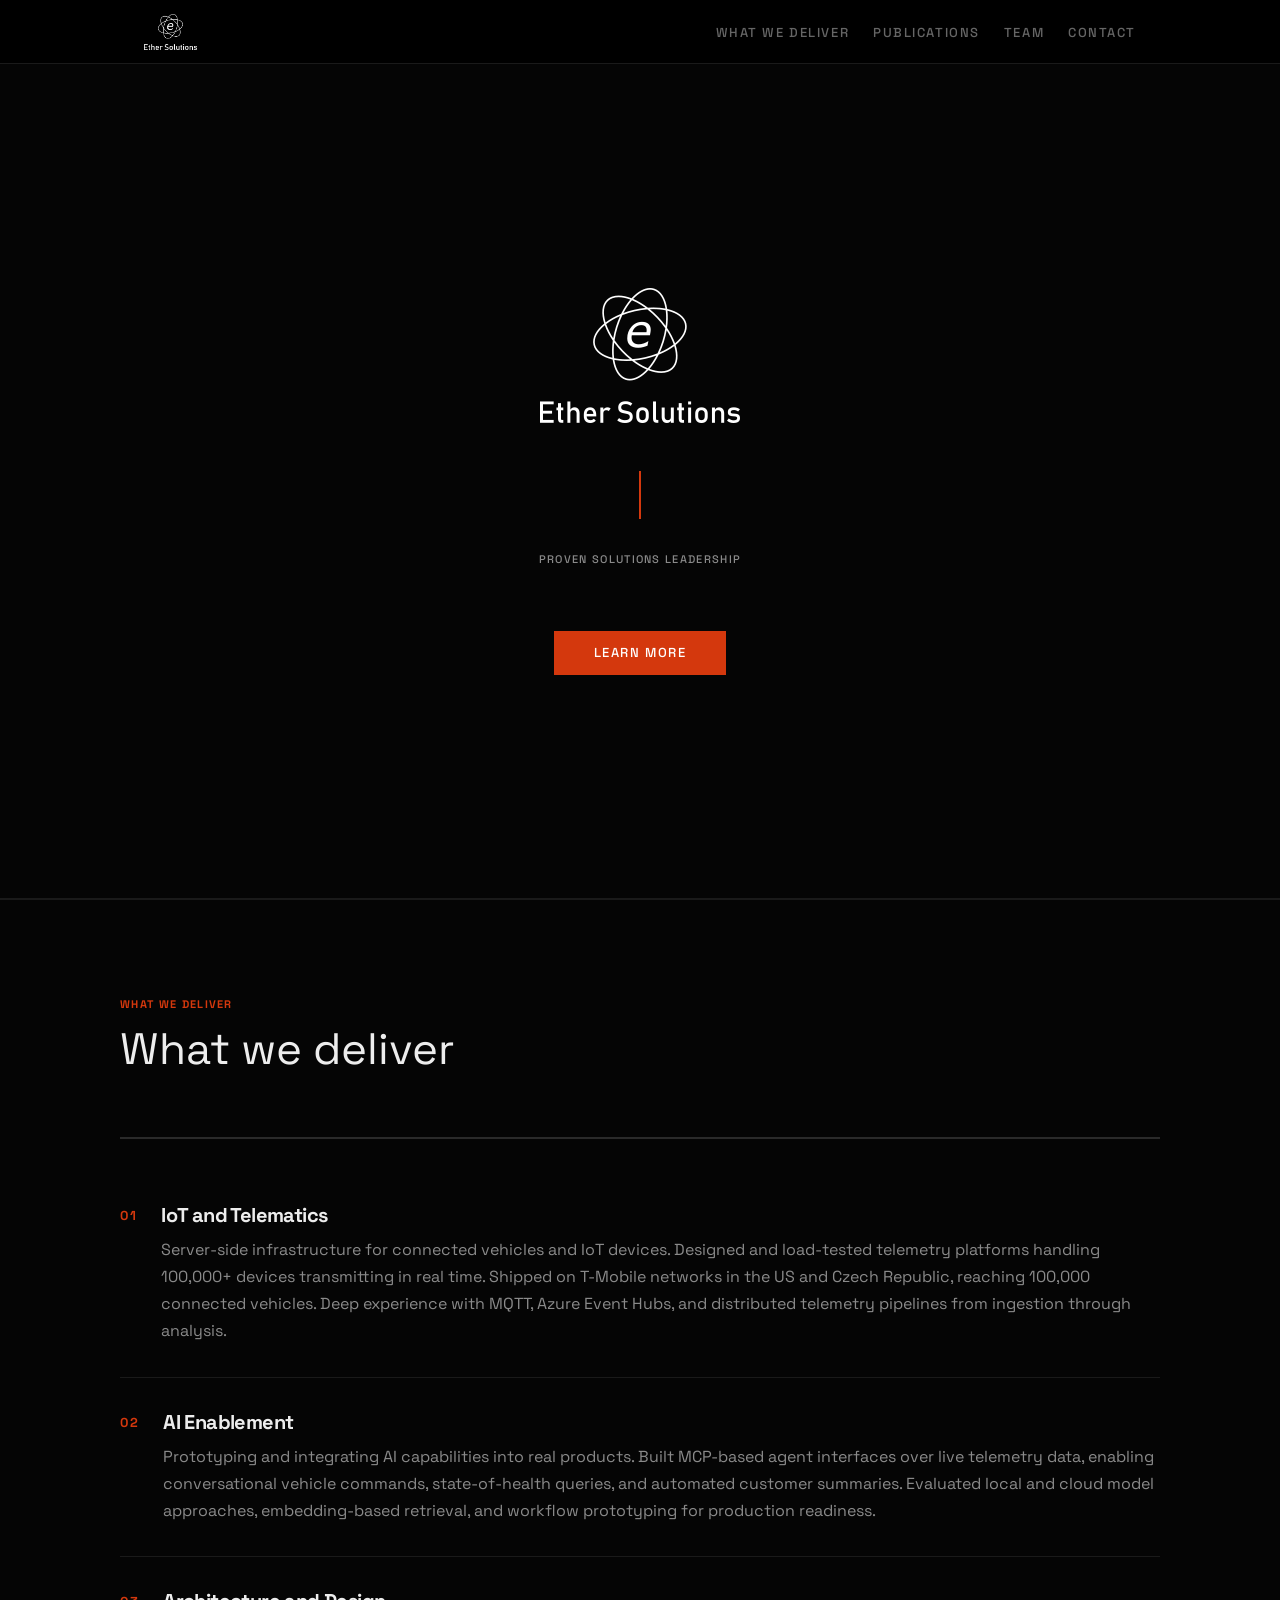
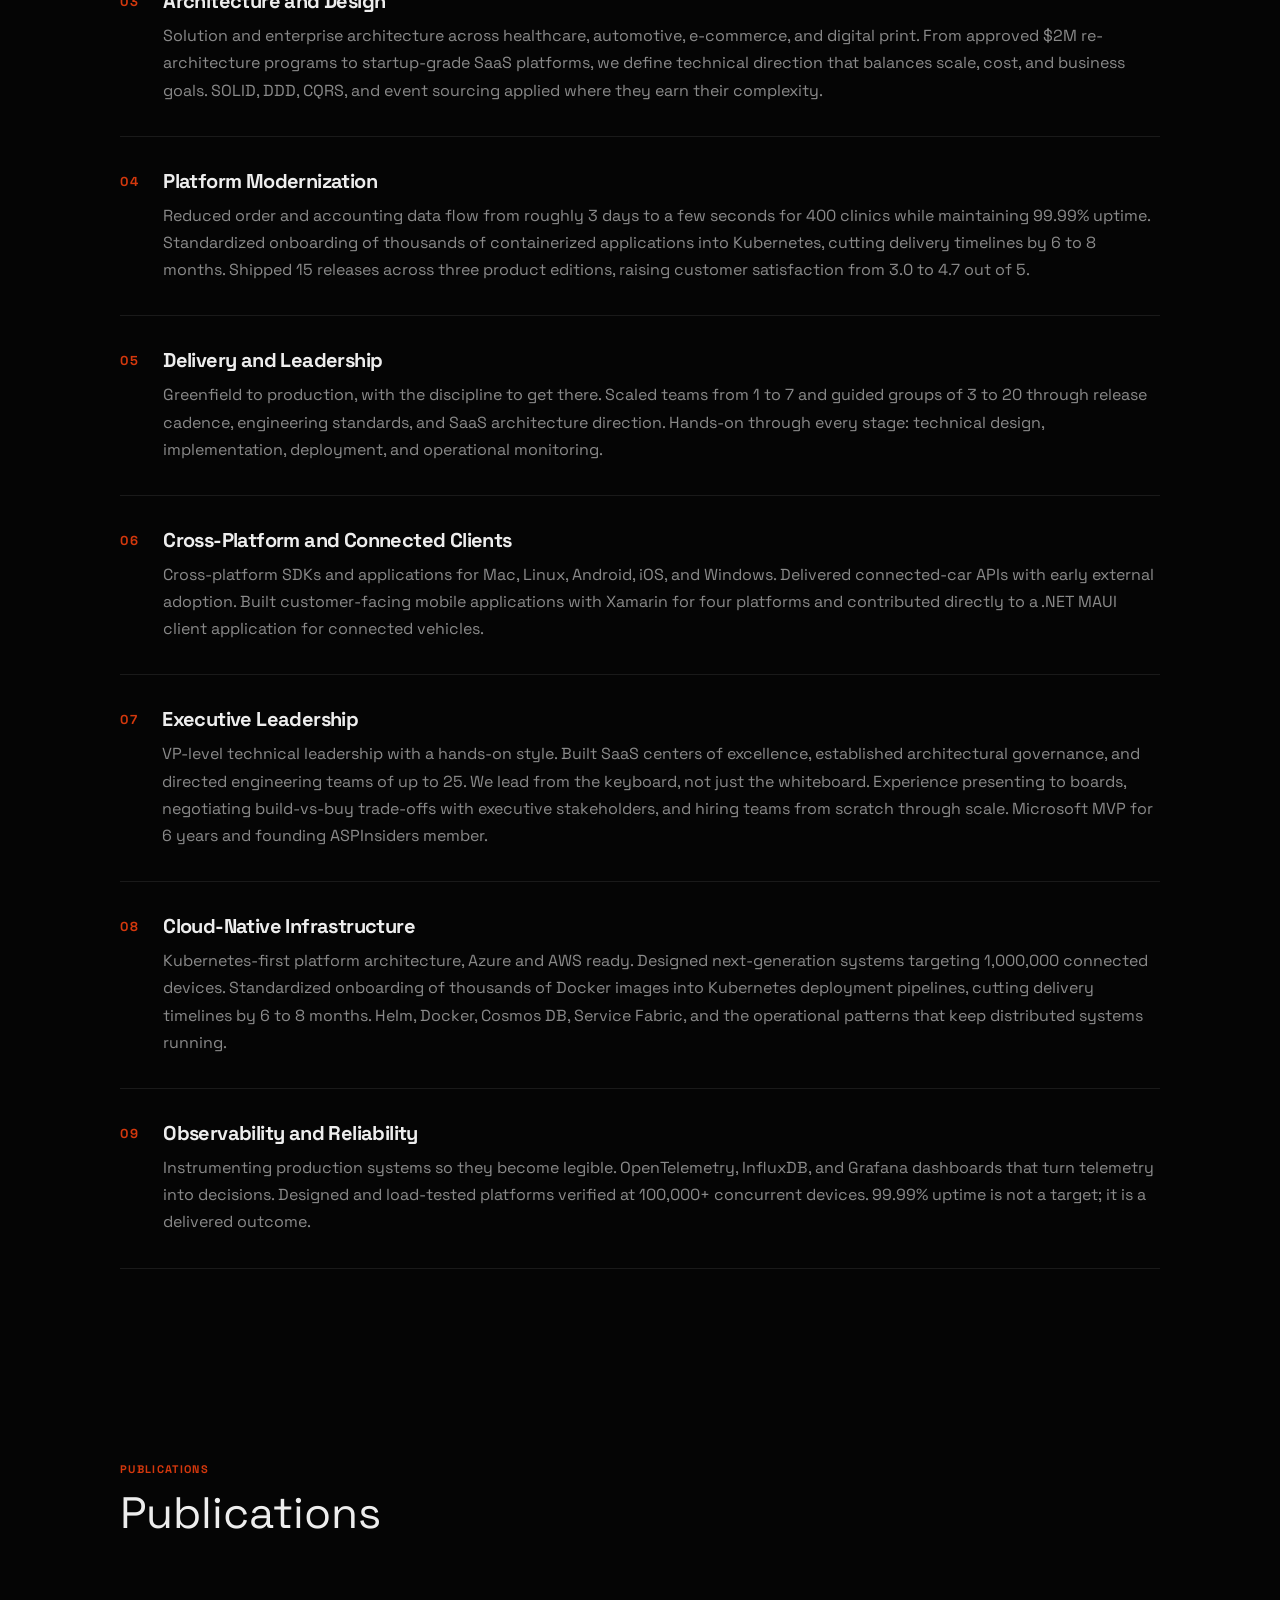
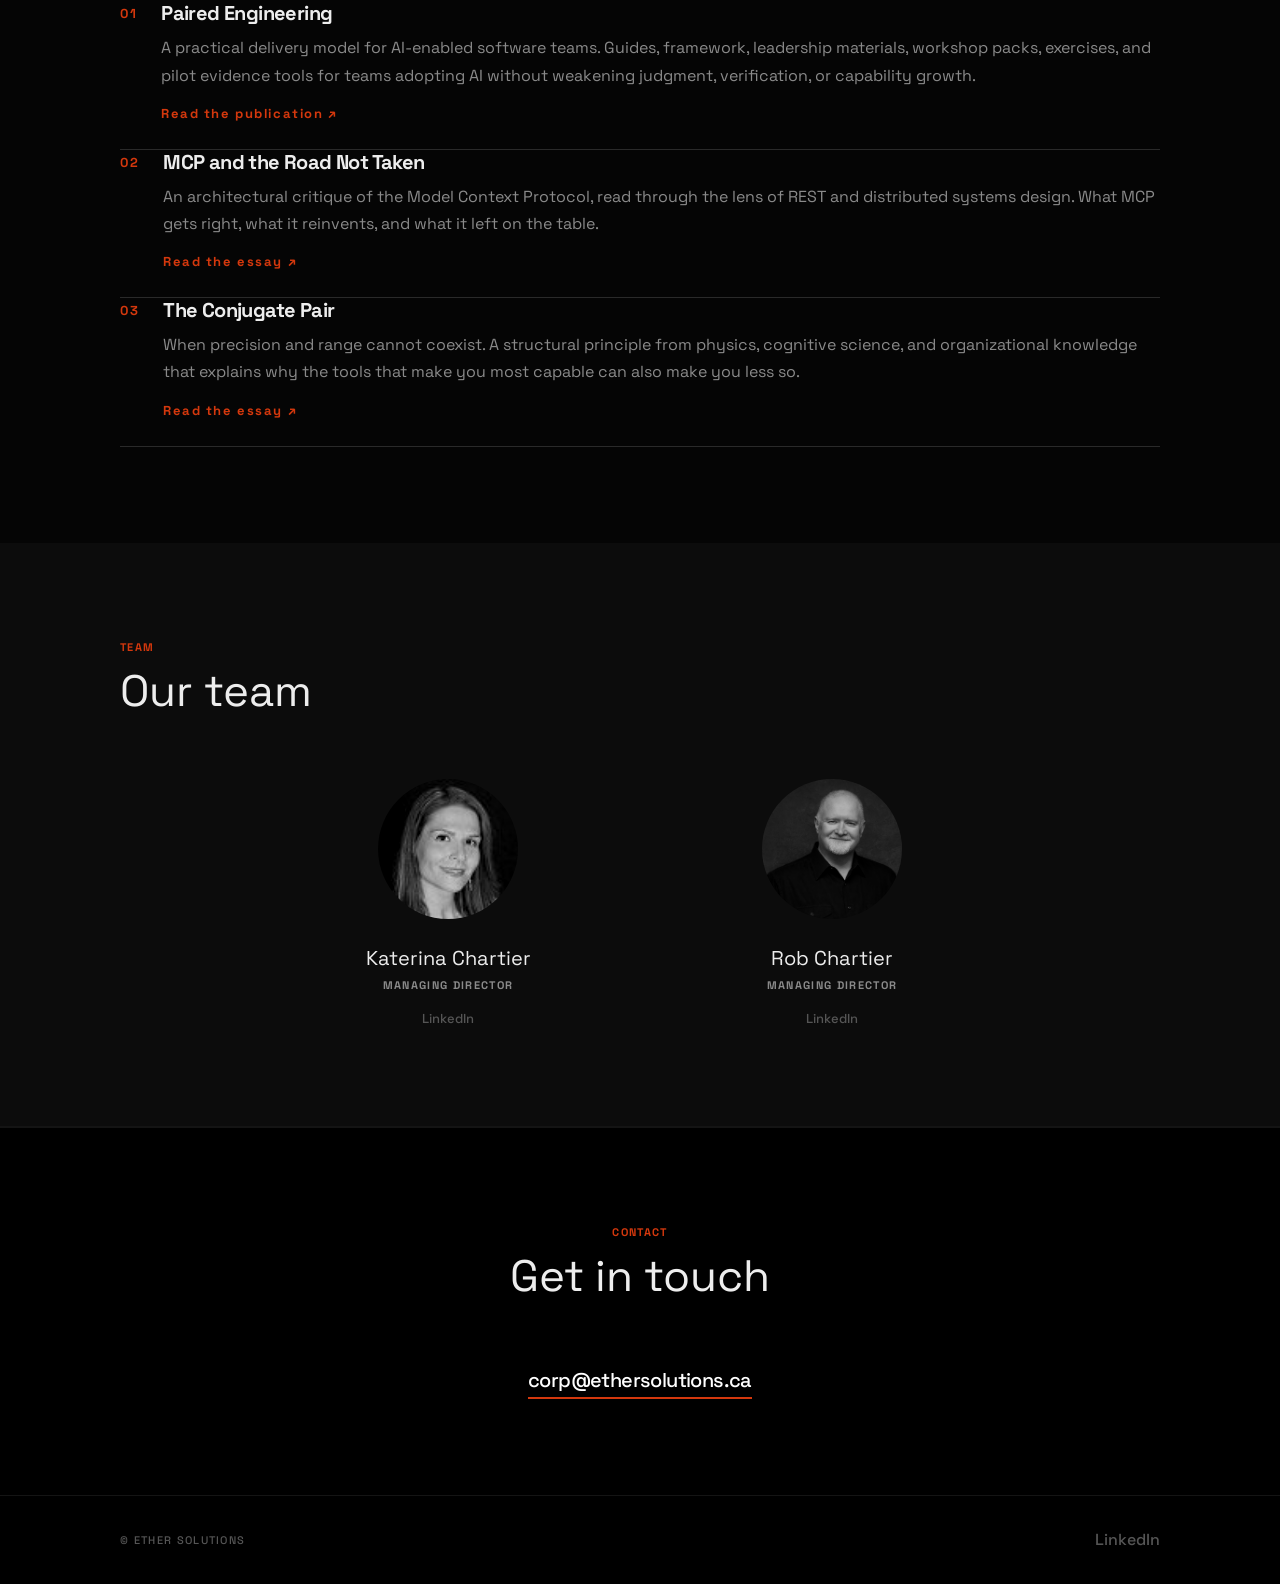
<file: index.html>
<!DOCTYPE html>
<html lang="en">
<head>
  <meta charset="utf-8">
  <meta name="viewport" content="width=device-width, initial-scale=1, shrink-to-fit=no">
  <meta name="description" content="Ether Solutions — Enterprise architecture, effective communication, delivery, leadership, and future-proof design.">
  <title>Ether Solutions</title>

  <!-- Fonts: Space Grotesk body + Instrument Serif display + JetBrains Mono labels -->
  <link rel="preconnect" href="https://fonts.googleapis.com">
  <link rel="preconnect" href="https://fonts.gstatic.com" crossorigin>
  <link href="https://fonts.googleapis.com/css2?family=Instrument+Serif:ital@0;1&family=JetBrains+Mono:wght@400;500&family=Space+Grotesk:wght@300;400;500;600;700&display=swap" rel="stylesheet">

  <!-- Stylesheet -->
  <link href="css/style.css" rel="stylesheet">

  <!-- Favicon -->
  <link rel="icon" href="favicon.ico">
</head>

<body id="page-top">

  <!-- Navigation -->
  <nav class="navbar" id="mainNav">
    <div class="navbar__inner">
      <a class="navbar__brand" href="#page-top">
        <img src="img/Ether Solutions Logo 2020 - Full 200.png" alt="Ether Solutions" width="200">
      </a>
      <button class="navbar__toggle" type="button" aria-label="Toggle navigation" onclick="document.getElementById('navLinks').classList.toggle('open')">
        <span></span>
        <span></span>
        <span></span>
      </button>
      <ul class="navbar__links" id="navLinks">
        <li><a href="#services">What We Deliver</a></li>
        <li><a href="#publications">Publications</a></li>
        <li><a href="#team">Team</a></li>
        <li><a href="#contact">Contact</a></li>
      </ul>
    </div>
  </nav>

  <!-- Hero -->
  <header class="hero" id="hero">
    <img class="hero__logo" src="img/Ether Solutions Logo 2020 - Full 200.png" alt="Ether Solutions">
    <div class="hero__rule"></div>
    <p class="hero__tagline">Proven Solutions Leadership</p>
    <a class="hero__cta" href="#services">Learn More</a>
  </header>

  <!-- Services -->
  <section class="section" id="services">
    <div class="section__inner">
      <div class="section__header">
        <p class="section__label">What We Deliver</p>
        <h2 class="section__heading">What we deliver</h2>
      </div>
      <div class="services-list">

        <div class="service-item">
          <span class="service-item__num">01</span>
          <div>
            <h3 class="service-item__name">IoT and Telematics</h3>
            <p class="service-item__desc">Server-side infrastructure for connected vehicles and IoT devices. Designed and load-tested telemetry platforms handling 100,000+ devices transmitting in real time. Shipped on T-Mobile networks in the US and Czech Republic, reaching 100,000 connected vehicles. Deep experience with MQTT, Azure Event Hubs, and distributed telemetry pipelines from ingestion through analysis.</p>
          </div>
        </div>

        <div class="service-item">
          <span class="service-item__num">02</span>
          <div>
            <h3 class="service-item__name">AI Enablement</h3>
            <p class="service-item__desc">Prototyping and integrating AI capabilities into real products. Built MCP-based agent interfaces over live telemetry data, enabling conversational vehicle commands, state-of-health queries, and automated customer summaries. Evaluated local and cloud model approaches, embedding-based retrieval, and workflow prototyping for production readiness.</p>
          </div>
        </div>

        <div class="service-item">
          <span class="service-item__num">03</span>
          <div>
            <h3 class="service-item__name">Architecture and Design</h3>
            <p class="service-item__desc">Solution and enterprise architecture across healthcare, automotive, e-commerce, and digital print. From approved $2M re-architecture programs to startup-grade SaaS platforms, we define technical direction that balances scale, cost, and business goals. SOLID, DDD, CQRS, and event sourcing applied where they earn their complexity.</p>
          </div>
        </div>

        <div class="service-item">
          <span class="service-item__num">04</span>
          <div>
            <h3 class="service-item__name">Platform Modernization</h3>
            <p class="service-item__desc">Reduced order and accounting data flow from roughly 3 days to a few seconds for 400 clinics while maintaining 99.99% uptime. Standardized onboarding of thousands of containerized applications into Kubernetes, cutting delivery timelines by 6 to 8 months. Shipped 15 releases across three product editions, raising customer satisfaction from 3.0 to 4.7 out of 5.</p>
          </div>
        </div>

        <div class="service-item">
          <span class="service-item__num">05</span>
          <div>
            <h3 class="service-item__name">Delivery and Leadership</h3>
            <p class="service-item__desc">Greenfield to production, with the discipline to get there. Scaled teams from 1 to 7 and guided groups of 3 to 20 through release cadence, engineering standards, and SaaS architecture direction. Hands-on through every stage: technical design, implementation, deployment, and operational monitoring.</p>
          </div>
        </div>

        <div class="service-item">
          <span class="service-item__num">06</span>
          <div>
            <h3 class="service-item__name">Cross-Platform and Connected Clients</h3>
            <p class="service-item__desc">Cross-platform SDKs and applications for Mac, Linux, Android, iOS, and Windows. Delivered connected-car APIs with early external adoption. Built customer-facing mobile applications with Xamarin for four platforms and contributed directly to a .NET MAUI client application for connected vehicles.</p>
          </div>
        </div>

        <div class="service-item">
          <span class="service-item__num">07</span>
          <div>
            <h3 class="service-item__name">Executive Leadership</h3>
            <p class="service-item__desc">VP-level technical leadership with a hands-on style. Built SaaS centers of excellence, established architectural governance, and directed engineering teams of up to 25. We lead from the keyboard, not just the whiteboard. Experience presenting to boards, negotiating build-vs-buy trade-offs with executive stakeholders, and hiring teams from scratch through scale. Microsoft MVP for 6 years and founding ASPInsiders member.</p>
          </div>
        </div>

        <div class="service-item">
          <span class="service-item__num">08</span>
          <div>
            <h3 class="service-item__name">Cloud-Native Infrastructure</h3>
            <p class="service-item__desc">Kubernetes-first platform architecture, Azure and AWS ready. Designed next-generation systems targeting 1,000,000 connected devices. Standardized onboarding of thousands of Docker images into Kubernetes deployment pipelines, cutting delivery timelines by 6 to 8 months. Helm, Docker, Cosmos DB, Service Fabric, and the operational patterns that keep distributed systems running.</p>
          </div>
        </div>

        <div class="service-item">
          <span class="service-item__num">09</span>
          <div>
            <h3 class="service-item__name">Observability and Reliability</h3>
            <p class="service-item__desc">Instrumenting production systems so they become legible. OpenTelemetry, InfluxDB, and Grafana dashboards that turn telemetry into decisions. Designed and load-tested platforms verified at 100,000+ concurrent devices. 99.99% uptime is not a target; it is a delivered outcome.</p>
          </div>
        </div>

      </div>
    </div>
  </section>

  <!-- Publications -->
  <section class="section" id="publications">
    <div class="section__inner">
      <div class="section__header">
        <p class="section__label">Publications</p>
        <h2 class="section__heading">Publications</h2>
      </div>
      <div class="publications-list">

        <div class="publication-item">
          <span class="publication-item__num">01</span>
          <div>
            <h3 class="publication-item__name">Paired Engineering</h3>
            <p class="publication-item__desc">A practical delivery model for AI-enabled software teams. Guides, framework, leadership materials, workshop packs, exercises, and pilot evidence tools for teams adopting AI without weakening judgment, verification, or capability growth.</p>
            <a class="publication-item__link" href="https://ethersolutions.ca/paired-engineering/" target="_blank" rel="noopener">Read the publication<span aria-hidden="true"> &#8599;</span></a>
          </div>
        </div>

        <div class="publication-item">
          <span class="publication-item__num">02</span>
          <div>
            <h3 class="publication-item__name">MCP and the Road Not Taken</h3>
            <p class="publication-item__desc">An architectural critique of the Model Context Protocol, read through the lens of REST and distributed systems design. What MCP gets right, what it reinvents, and what it left on the table.</p>
            <a class="publication-item__link" href="https://ethersolutions.ca/mcp-and-the-road-not-taken/" target="_blank" rel="noopener">Read the essay<span aria-hidden="true"> &#8599;</span></a>
          </div>
        </div>
        <div class="publication-item">
          <span class="publication-item__num">03</span>
          <div>
            <h3 class="publication-item__name">The Conjugate Pair</h3>
            <p class="publication-item__desc">When precision and range cannot coexist. A structural principle from physics, cognitive science, and organizational knowledge that explains why the tools that make you most capable can also make you less so.</p>
            <a class="publication-item__link" href="https://ethersolutions.ca/conjugate-pair/" target="_blank" rel="noopener">Read the essay<span aria-hidden="true"> &#8599;</span></a>
          </div>
        </div>

      </div>
    </div>
  </section>

  <!-- Team -->
  <section class="section section--alt" id="team">
    <div class="section__inner">
      <div class="section__header">
        <p class="section__label">Team</p>
        <h2 class="section__heading">Our team</h2>
      </div>
      <div class="team-grid">

        <div class="team-member">
          <img class="team-member__photo" src="img/KaterinaChartier.jpg" alt="Katerina Chartier">
          <h4 class="team-member__name">Katerina Chartier</h4>
          <p class="team-member__role">Managing Director</p>
          <p class="team-member__social">
            <a href="https://www.linkedin.com/in/katerina-chartier-22825b97/" target="_blank" rel="noopener">LinkedIn</a>
          </p>
        </div>

        <div class="team-member">
          <img class="team-member__photo" src="img/Robs Professional Photo with Black Shirt.png" alt="Rob Chartier">
          <h4 class="team-member__name">Rob Chartier</h4>
          <p class="team-member__role">Managing Director</p>
          <p class="team-member__social">
            <a href="https://www.linkedin.com/in/rob-chartier/" target="_blank" rel="noopener">LinkedIn</a>
          </p>
        </div>

      </div>
    </div>
  </section>

  <!-- Contact -->
  <section class="section section--dark" id="contact">
    <div class="section__inner text-center">
      <div class="section__header">
        <p class="section__label">Contact</p>
        <h2 class="section__heading">Get in touch</h2>
      </div>
      <a class="contact-link" href="mailto:corp@ethersolutions.ca?subject=Ether+Solutions">corp@ethersolutions.ca</a>
    </div>
  </section>

  <!-- Footer -->
  <footer class="footer">
    <div class="footer__inner">
      <p class="footer__copy">&copy; Ether Solutions</p>
      <div class="footer__social">
        <a href="https://www.linkedin.com/in/rob-chartier/" target="_blank" rel="noopener">LinkedIn</a>
      </div>
    </div>
  </footer>

  <!-- Minimal JS: smooth scroll + mobile nav close -->
  <script>
    document.querySelectorAll('a[href^="#"]').forEach(function(anchor) {
      anchor.addEventListener('click', function(e) {
        e.preventDefault();
        var target = document.querySelector(this.getAttribute('href'));
        if (target) {
          target.scrollIntoView({ behavior: 'smooth' });
        }
        var navLinks = document.getElementById('navLinks');
        if (navLinks) navLinks.classList.remove('open');
      });
    });
  </script>

</body>
</html>
</file>
<file: css/style.css>
/* ============================================================
   Ether Solutions · Compiled Stylesheet
   
   Design language: Pentagram Dark
   Inspired by styles 01 (Pentagram/Bierut) + 10 (Müller-Brockmann)
   Dark editorial authority. Black + vermillion. Zero radius. Zero gradients.
   
   Imports design language tokens + components.
   Google Fonts loaded here since this is a static GitHub Pages site
   with no build pipeline.
   ============================================================ */

/* --- Font Loading --- */
@import url('https://fonts.googleapis.com/css2?family=Space+Grotesk:wght@300;400;500;600;700&family=JetBrains+Mono:wght@400;500&display=swap');

/* --- Design Language: Tokens --- */

:root {
  /* Ink & Paper (dark mode) */
  --color-bg:          #050505;
  --color-bg-alt:      #0C0C0C;
  --color-ink:         #EDEDED;
  --color-ink-muted:   #8A8A8A;
  --color-ink-light:   #555555;
  
  /* Accent: vermillion red */
  --color-accent:       #D4380D;
  --color-accent-hover: #E84D23;
  --color-accent-light: #3A1A0E;
  
  /* Structural */
  --color-nav:          #000000;
  --color-nav-border:   #1A1A1A;
  --color-nav-text:     #666666;
  --color-nav-text-hover: #FFFFFF;
  --color-border:       #1A1A1A;
  --color-rule:         #2A2A2A;
  
  /* Semantic */
  --color-link:         #D4380D;
  --color-link-hover:   #E84D23;
  --color-selection:    #D4380D;
  --color-selection-bg: #3A1A0E;
  
  /* Dark section */
  --color-dark-bg:      #000000;
  --color-dark-text:    #EDEDED;
  --color-dark-muted:   #555555;
  --color-dark-border:  #141414;
  
  /* Typography */
  --font-display:  'Space Grotesk', -apple-system, BlinkMacSystemFont, 'Segoe UI', sans-serif;
  --font-body:     'Space Grotesk', -apple-system, BlinkMacSystemFont, 'Segoe UI', sans-serif;
  --font-mono:     'JetBrains Mono', 'SF Mono', 'Fira Code', monospace;
  
  /* Scale */
  --text-xs:     0.6875rem;
  --text-sm:     0.8125rem;
  --text-base:   1rem;
  --text-lg:     1.125rem;
  --text-xl:     1.25rem;
  --text-2xl:    1.5625rem;
  --text-3xl:    2rem;
  --text-4xl:    2.75rem;
  --text-5xl:    3.75rem;
  --text-hero:   5.5rem;
  
  /* Weights */
  --weight-light:    300;
  --weight-regular:  400;
  --weight-medium:   500;
  --weight-bold:     700;
  
  /* Leading */
  --leading-tight:   1.1;
  --leading-snug:    1.25;
  --leading-normal:  1.5;
  --leading-relaxed: 1.7;
  
  /* Tracking */
  --tracking-tight:  -0.03em;
  --tracking-normal:  0;
  --tracking-wide:    0.04em;
  --tracking-wider:   0.12em;
  --tracking-mono:    0.06em;
  
  /* Spacing */
  --space-1:  4px;
  --space-2:  8px;
  --space-3:  12px;
  --space-4:  16px;
  --space-5:  20px;
  --space-6:  24px;
  --space-8:  32px;
  --space-10: 40px;
  --space-12: 48px;
  --space-16: 64px;
  --space-24: 96px;
  --space-32: 128px;
  --space-48: 192px;
  
  --section-py:        var(--space-24);
  --section-py-mobile: var(--space-16);
  
  --content-max:    1040px;
  --content-narrow: 680px;
  --content-wide:   1400px;
  
  --radius-sm: 0px;
  --radius-md: 0px;
  --radius-lg: 0px;
  
  --shadow-subtle: none;
  --shadow-card:   0 2px 0 0 rgba(255,255,255,0.06);
  --shadow-hover:  0 4px 0 0 rgba(255,255,255,0.1);
  
  --transition-fast:  100ms ease;
  --transition-base: 200ms ease;
  --transition-slow: 300ms ease;
  
  --navbar-height: 64px;
}

/* --- Components --- */

*, *::before, *::after {
  box-sizing: border-box;
  margin: 0;
  padding: 0;
}

html {
  scroll-behavior: smooth;
  -webkit-font-smoothing: antialiased;
  -moz-osx-font-smoothing: grayscale;
  text-rendering: optimizeLegibility;
}

body {
  font-family: var(--font-body);
  font-size: var(--text-base);
  line-height: var(--leading-normal);
  color: var(--color-ink);
  background-color: var(--color-bg);
}

img {
  max-width: 100%;
  height: auto;
  display: block;
}

a {
  color: var(--color-link);
  text-decoration: none;
  transition: color var(--transition-fast);
}

a:hover {
  color: var(--color-link-hover);
}

::selection {
  background: var(--color-selection-bg);
  color: var(--color-accent);
}

/* Navigation */

.navbar {
  position: fixed;
  top: 0;
  left: 0;
  right: 0;
  height: var(--navbar-height);
  background: var(--color-nav);
  border-bottom: 1px solid var(--color-nav-border);
  z-index: 1000;
  display: flex;
  align-items: center;
}

.navbar__inner {
  max-width: var(--content-max);
  width: 100%;
  margin: 0 auto;
  padding: 0 var(--space-6);
  display: flex;
  align-items: center;
  justify-content: space-between;
}

.navbar__brand img {
  height: 36px;
  width: auto;
  filter: brightness(0) invert(1);
}

.navbar__links {
  display: flex;
  gap: var(--space-6);
  list-style: none;
}

.navbar__links a {
  font-family: var(--font-body);
  font-size: var(--text-sm);
  font-weight: var(--weight-medium);
  letter-spacing: var(--tracking-wider);
  text-transform: uppercase;
  color: var(--color-nav-text);
  padding: var(--space-1) 0;
}

.navbar__links a:hover,
.navbar__links a.active {
  color: var(--color-nav-text-hover);
}

.navbar__toggle {
  display: none;
  background: none;
  border: none;
  cursor: pointer;
  padding: var(--space-2);
}

.navbar__toggle span {
  display: block;
  width: 20px;
  height: 2px;
  background: #666;
  margin: 4px 0;
}

@media (max-width: 768px) {
  .navbar__toggle {
    display: block;
  }
  
  .navbar__links {
    display: none;
    position: absolute;
    top: var(--navbar-height);
    left: 0;
    right: 0;
    background: var(--color-nav);
    border-bottom: 1px solid var(--color-nav-border);
    flex-direction: column;
    padding: var(--space-6);
    gap: var(--space-4);
  }
  
  .navbar__links.open {
    display: flex;
  }
}

/* Hero */

.hero {
  min-height: 100vh;
  display: flex;
  flex-direction: column;
  align-items: center;
  justify-content: center;
  text-align: center;
  padding: var(--space-48) var(--space-6) var(--space-32);
  background: var(--color-bg);
  border-bottom: 2px solid var(--color-nav-border);
}

.hero__logo {
  max-width: 260px;
  margin-bottom: var(--space-12);
  filter: brightness(0) invert(1);
}

.hero__rule {
  width: 2px;
  height: 48px;
  background: var(--color-accent);
  margin: 0 auto var(--space-8);
}

.hero__tagline {
  font-family: var(--font-body);
  font-size: var(--text-xs);
  font-weight: var(--weight-medium);
  letter-spacing: var(--tracking-wider);
  text-transform: uppercase;
  color: var(--color-ink-muted);
  margin-bottom: var(--space-16);
}

.hero__cta {
  display: inline-flex;
  align-items: center;
  font-family: var(--font-body);
  font-size: var(--text-sm);
  font-weight: var(--weight-medium);
  letter-spacing: var(--tracking-wider);
  text-transform: uppercase;
  color: #FFF;
  background: var(--color-accent);
  padding: var(--space-3) var(--space-10);
  transition: background var(--transition-base);
}

.hero__cta:hover {
  background: var(--color-accent-hover);
  color: #FFF;
}

@media (min-width: 768px) {
  .hero__logo {
    max-width: 360px;
  }
}

/* Section */

.section {
  padding: var(--section-py) var(--space-6);
}

.section--alt {
  background: var(--color-bg-alt);
}

.section__inner {
  max-width: var(--content-max);
  margin: 0 auto;
}

.section__header {
  margin-bottom: var(--space-16);
}

.section__label {
  font-family: var(--font-body);
  font-size: var(--text-xs);
  font-weight: var(--weight-bold);
  letter-spacing: var(--tracking-wider);
  text-transform: uppercase;
  color: var(--color-accent);
  margin-bottom: var(--space-3);
}

.section__heading {
  font-family: var(--font-display);
  font-size: var(--text-4xl);
  font-weight: var(--weight-regular);
  line-height: var(--leading-tight);
  color: var(--color-ink);
}

@media (max-width: 768px) {
  .section {
    padding: var(--section-py-mobile) var(--space-4);
  }
  
  .section__heading {
    font-size: var(--text-3xl);
  }
}

/* Services */

.services-list {
  max-width: var(--content-max);
  margin: 0 auto;
  border-top: 2px solid var(--color-rule);
  padding-top: var(--space-8);
}

.service-item {
  padding: var(--space-8) 0;
  border-bottom: 1px solid var(--color-border);
  display: grid;
  grid-template-columns: auto 1fr;
  gap: var(--space-6);
  align-items: start;
  transition: border-color var(--transition-fast);
}

.service-item:hover {
  border-bottom-color: var(--color-accent);
}

.service-item__num {
  font-family: var(--font-body);
  font-size: var(--text-sm);
  font-weight: var(--weight-bold);
  letter-spacing: var(--tracking-wider);
  color: var(--color-accent);
  padding-top: 3px;
}

.service-item__name {
  font-family: var(--font-body);
  font-size: var(--text-xl);
  font-weight: var(--weight-bold);
  line-height: var(--leading-snug);
  color: var(--color-ink);
  margin-bottom: var(--space-2);
  letter-spacing: var(--tracking-tight);
}

.service-item__desc {
  font-family: var(--font-body);
  font-size: var(--text-base);
  font-weight: var(--weight-regular);
  line-height: var(--leading-relaxed);
  color: var(--color-ink-muted);
}

/* Publications */

.publications-list {
  display: flex;
  flex-direction: column;
}

.publication-item {
  display: grid;
  grid-template-columns: auto 1fr;
  gap: var(--space-6);
  align-items: start;
  padding-bottom: var(--space-6);
  border-bottom: 1px solid var(--color-rule);
  transition: border-color var(--transition-fast);
}

.publication-item:hover {
  border-bottom-color: var(--color-accent);
}

.publication-item__num {
  font-family: var(--font-body);
  font-size: var(--text-sm);
  font-weight: var(--weight-bold);
  letter-spacing: var(--tracking-wider);
  color: var(--color-accent);
  padding-top: 3px;
}

.publication-item__name {
  font-family: var(--font-body);
  font-size: var(--text-xl);
  font-weight: var(--weight-bold);
  line-height: var(--leading-snug);
  color: var(--color-ink);
  margin-bottom: var(--space-2);
  letter-spacing: var(--tracking-tight);
}

.publication-item__desc {
  font-family: var(--font-body);
  font-size: var(--text-base);
  font-weight: var(--weight-regular);
  line-height: var(--leading-relaxed);
  color: var(--color-ink-muted);
  margin-bottom: var(--space-3);
}

.publication-item__link {
  font-family: var(--font-body);
  font-size: var(--text-sm);
  font-weight: var(--weight-bold);
  color: var(--color-accent);
  text-decoration: none;
  letter-spacing: var(--tracking-wider);
  transition: color var(--transition-fast);
}

.publication-item__link:hover {
  color: var(--color-accent-hover);
}

/* Team */

.team-grid {
  display: grid;
  grid-template-columns: 1fr 1fr;
  gap: var(--space-12);
  max-width: 720px;
  margin: 0 auto;
}

@media (max-width: 640px) {
  .team-grid {
    grid-template-columns: 1fr;
    max-width: 320px;
  }
}

.team-member {
  text-align: center;
}

.team-member__photo {
  width: 140px;
  height: 140px;
  border-radius: 50%;
  object-fit: cover;
  object-position: center 15%;
  margin: 0 auto var(--space-6);
  filter: grayscale(100%) contrast(1.15) brightness(0.85);
  transition: filter var(--transition-base);
}

.team-member:hover .team-member__photo {
  filter: grayscale(0%) contrast(1) brightness(1);
}

.team-member__name {
  font-family: var(--font-display);
  font-size: var(--text-xl);
  font-weight: var(--weight-regular);
  color: var(--color-ink);
  margin-bottom: var(--space-1);
}

.team-member__role {
  font-family: var(--font-body);
  font-size: var(--text-xs);
  font-weight: var(--weight-bold);
  letter-spacing: var(--tracking-wider);
  text-transform: uppercase;
  color: var(--color-ink-muted);
  margin-bottom: var(--space-3);
}

.team-member__social a {
  color: var(--color-ink-light);
  font-size: var(--text-sm);
  font-weight: var(--weight-medium);
  transition: color var(--transition-fast);
}

.team-member__social a:hover {
  color: var(--color-accent);
}

/* Contact */

.section--dark {
  background: var(--color-dark-bg);
  color: var(--color-dark-text);
  border-top: 2px solid var(--color-dark-border);
}

.section--dark .section__label {
  color: var(--color-accent);
}

.section--dark .section__heading {
  color: var(--color-dark-text);
}

.contact-link {
  display: inline-block;
  font-family: var(--font-body);
  font-size: var(--text-xl);
  font-weight: var(--weight-medium);
  letter-spacing: var(--tracking-tight);
  color: #FFF;
  border-bottom: 2px solid var(--color-accent);
  padding-bottom: 2px;
  transition: all var(--transition-base);
}

.contact-link:hover {
  color: var(--color-accent-hover);
  border-bottom-color: var(--color-accent-hover);
}

/* Footer */

.footer {
  background: var(--color-dark-bg);
  border-top: 1px solid var(--color-dark-border);
  padding: var(--space-8) var(--space-6);
}

.footer__inner {
  max-width: var(--content-max);
  margin: 0 auto;
  display: flex;
  align-items: center;
  justify-content: space-between;
  flex-wrap: wrap;
  gap: var(--space-4);
}

.footer__copy {
  font-family: var(--font-body);
  font-size: var(--text-xs);
  font-weight: var(--weight-medium);
  letter-spacing: var(--tracking-wider);
  text-transform: uppercase;
  color: var(--color-dark-muted);
}

.footer__social a {
  color: var(--color-dark-muted);
  font-weight: var(--weight-medium);
  transition: color var(--transition-fast);
  margin-left: var(--space-4);
}

.footer__social a:hover {
  color: #FFF;
}

/* Utility */

.text-center { text-align: center; }

.sr-only {
  position: absolute;
  width: 1px;
  height: 1px;
  padding: 0;
  margin: -1px;
  overflow: hidden;
  clip: rect(0, 0, 0, 0);
  border: 0;
}
</file>
